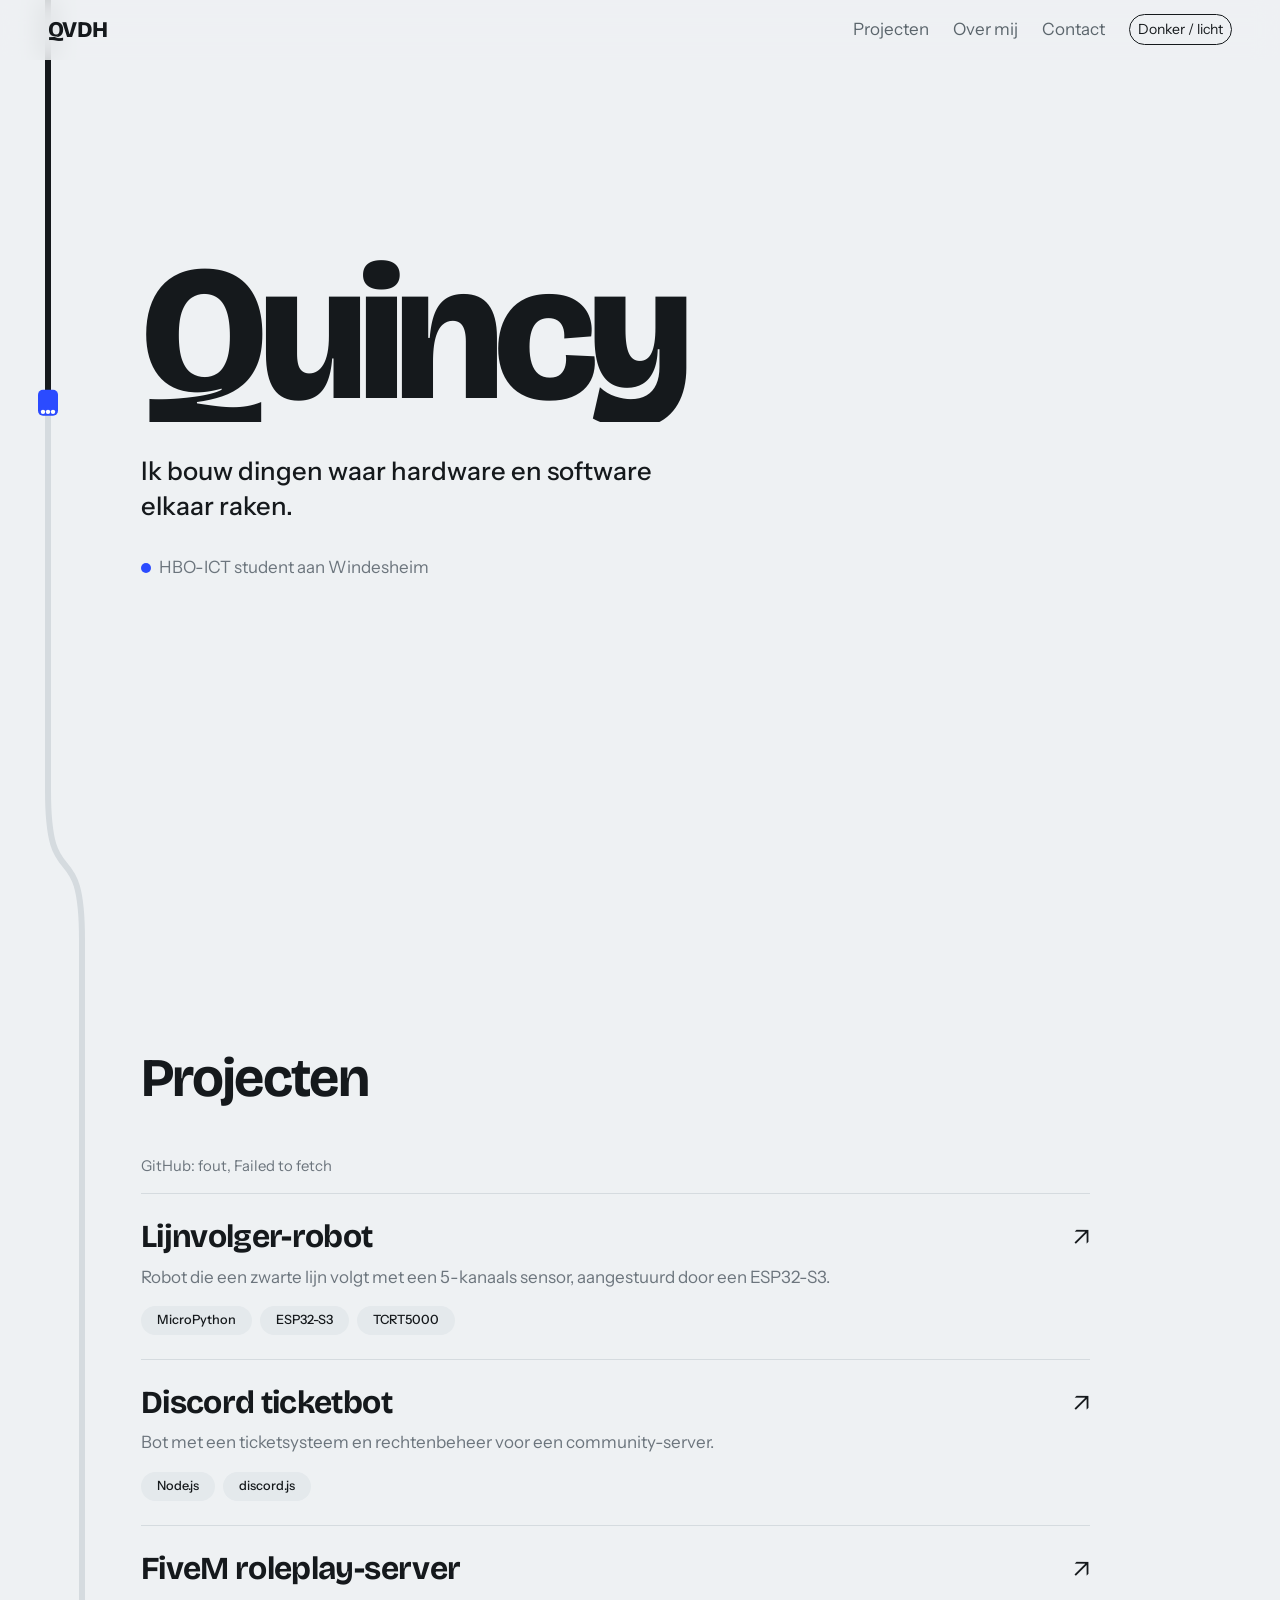
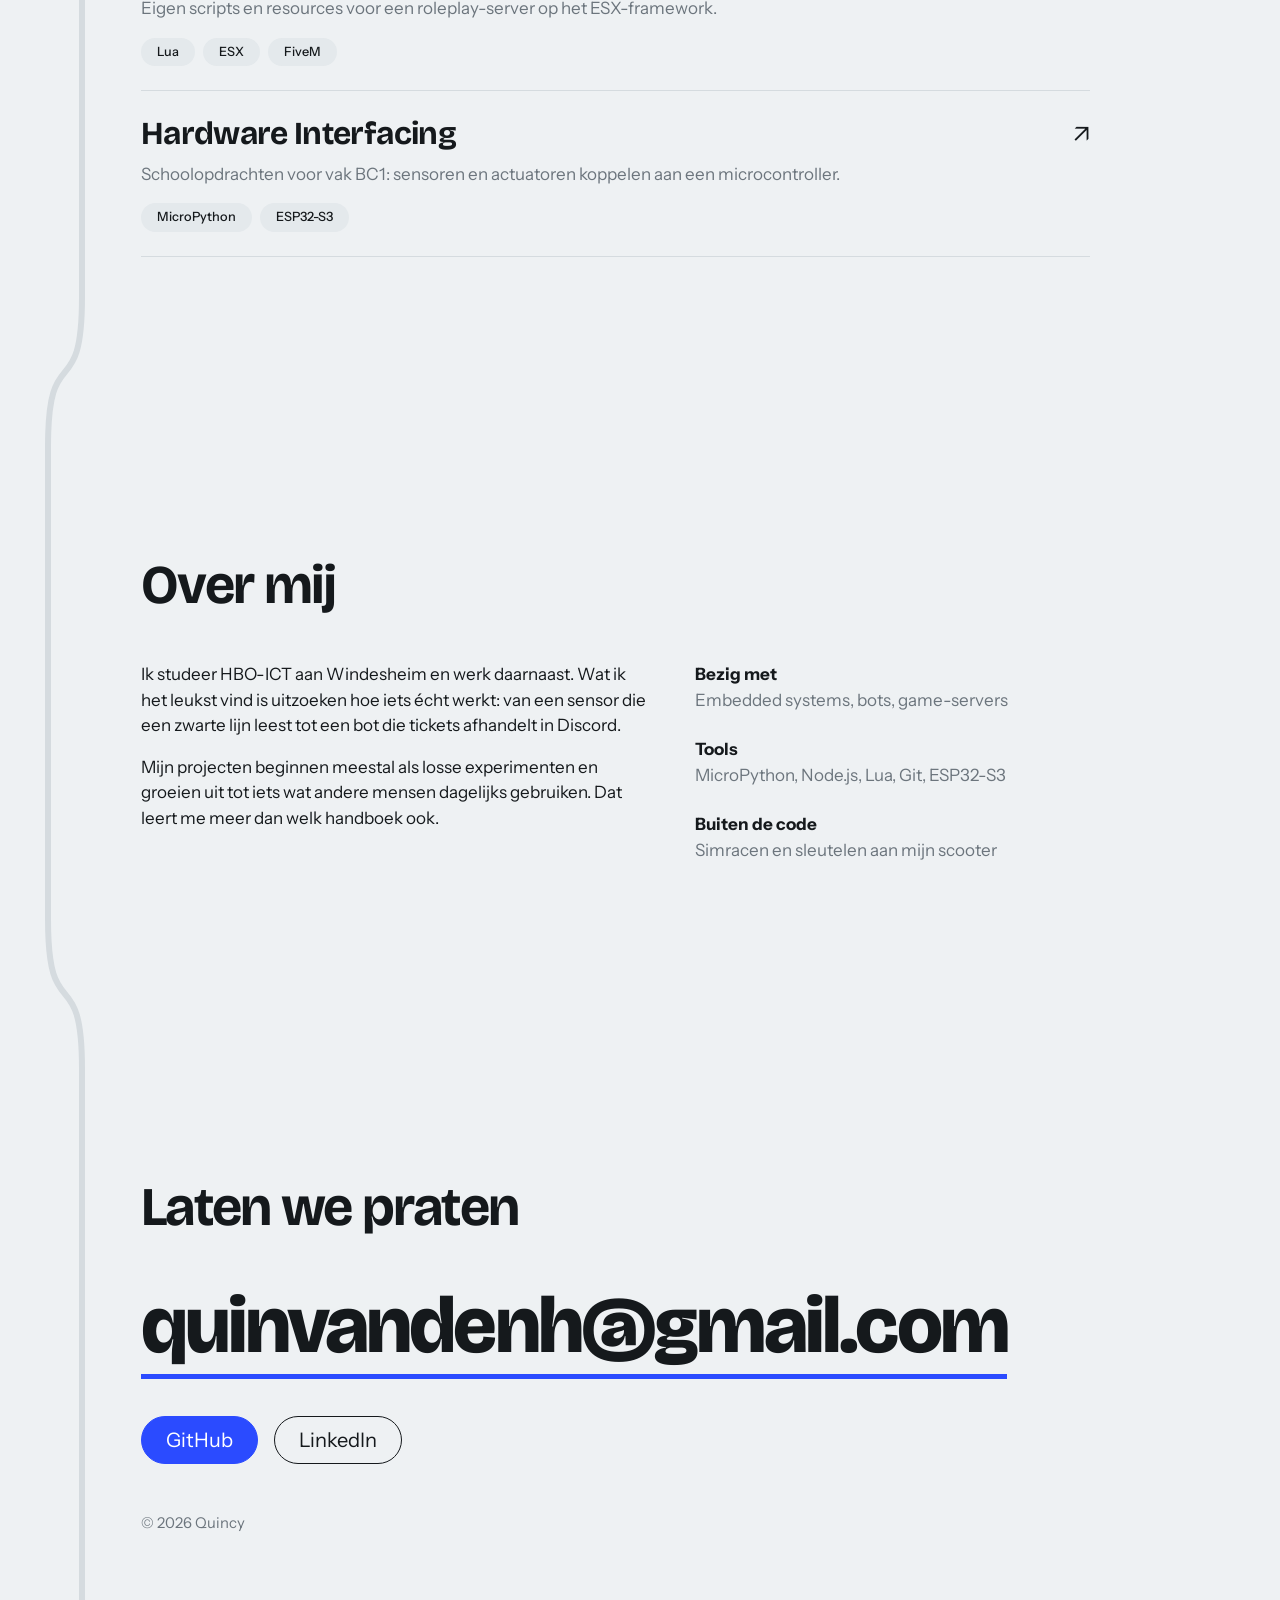
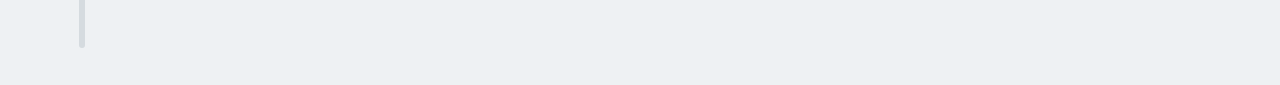
<file: index.html>
<!DOCTYPE html>
<html lang="nl" data-bs-theme="light">

<head>
  <meta charset="utf-8">
  <meta name="viewport" content="width=device-width, initial-scale=1">
  <title>Quincy — Portfolio</title>
  <script>
    // Thema vóór het renderen instellen (geen flits)
    (function () {
      var t; try { t = localStorage.getItem('theme') } catch (e) {
        console.error(e)
      }
      if (!t) t = matchMedia('(prefers-color-scheme: dark)').matches ? 'dark' : 'light';
      document.documentElement.setAttribute('data-bs-theme', t)
    })();
  </script>
  <link rel="preconnect" href="https://fonts.googleapis.com">
  <link rel="preconnect" href="https://fonts.gstatic.com" crossorigin>
  <link
    href="https://fonts.googleapis.com/css2?family=Bricolage+Grotesque:opsz,wght@12..96,400;12..96,700;12..96,800&family=Instrument+Sans:wght@400;500;600&display=swap"
    rel="stylesheet">
  <!-- <link href="https://cdn.jsdelivr.net/npm/bootstrap@5.3.3/dist/css/bootstrap.min.css" rel="stylesheet"> -->
  <link href="https://cdn.jsdelivr.net/npm/bootstrap@5.3.8/dist/css/bootstrap.min.css" rel="stylesheet"
    integrity="sha384-sRIl4kxILFvY47J16cr9ZwB07vP4J8+LH7qKQnuqkuIAvNWLzeN8tE5YBujZqJLB" crossorigin="anonymous">
  <link href="style.css" rel="stylesheet">
</head>

<body>
  <svg id="track" aria-hidden="true">
    <path id="rail" fill="none" stroke="var(--rule)" stroke-width="6" stroke-linecap="round" />
    <path id="ink" fill="none" stroke="var(--tape)" stroke-width="6" stroke-linecap="round" />
    <g id="bot">
      <rect x="-13" y="-10" width="26" height="20" rx="5" fill="var(--accent)" />
      <circle cx="9" cy="-5" r="2.2" fill="var(--on-accent)" />
      <circle cx="9" cy="0" r="2.2" fill="var(--on-accent)" />
      <circle cx="9" cy="5" r="2.2" fill="var(--on-accent)" />
    </g>
  </svg>

  <nav class="navbar navbar-expand-md fixed-top">
    <div class="container-fluid px-3 px-md-5">
      <a class="navbar-brand" href="#top">QVDH</a>
      <button class="navbar-toggler" type="button" data-bs-toggle="collapse" data-bs-target="#nav" aria-controls="nav"
        aria-expanded="false" aria-label="Menu">
        <span class="navbar-toggler-icon"></span>
      </button>
      <div class="collapse navbar-collapse" id="nav">
        <ul class="navbar-nav ms-auto align-items-md-center gap-md-2">
          <li class="nav-item"><a class="nav-link" href="#projecten">Projecten</a></li>
          <li class="nav-item"><a class="nav-link" href="#over">Over mij</a></li>
          <li class="nav-item"><a class="nav-link" href="#contact">Contact</a></li>
          <li class="nav-item"><button id="themeBtn" class="btn btn-sm btn-line rounded-pill ms-md-2 my-2 my-md-0"
              type="button" aria-label="Wissel tussen licht en donker">Donker / licht</button></li>
        </ul>
      </div>
    </div>
  </nav>

  <main>
    <section class="hero min-vh-100 d-flex flex-column justify-content-center" id="top">
      <h1 aria-label="Quincy"><span>Quincy</span></h1>
      <p class="lead mt-4">Ik bouw dingen waar hardware en software elkaar raken.</p>
      <p class="status d-flex align-items-center gap-2 mt-3 text-secondary"><i></i>HBO-ICT student aan Windesheim</p>
    </section>

    <section id="projecten" data-node>
      <h2 class="mb-5">Projecten</h2>
      <ul class="projects list-unstyled col-xl-10 p-0 m-0" id="list"></ul>
    </section>

    <section id="over" data-node>
      <h2 class="mb-5">Over mij</h2>
      <div class="row g-5 col-xl-10">
        <div class="col-lg-7">
          <p>Ik studeer HBO-ICT aan Windesheim en werk daarnaast. Wat ik het leukst vind is uitzoeken hoe iets écht
            werkt: van een sensor die een zwarte lijn leest tot een bot die tickets afhandelt in Discord.</p>
          <p>Mijn projecten beginnen meestal als losse experimenten en groeien uit tot iets wat andere mensen dagelijks
            gebruiken. Dat leert me meer dan welk handboek ook.</p>
        </div>
        <dl class="col-lg-5 vstack gap-4 align-content-start">
          <div>
            <dt>Bezig met</dt>
            <dd class="text-secondary mb-0">Embedded systems, bots, game-servers</dd>
          </div>
          <div>
            <dt>Tools</dt>
            <dd class="text-secondary mb-0">MicroPython, Node.js, Lua, Git, ESP32-S3</dd>
          </div>
          <div>
            <dt>Buiten de code</dt>
            <dd class="text-secondary mb-0">Simracen en sleutelen aan mijn scooter</dd>
          </div>
        </dl>
      </div>
    </section>

    <section id="contact" data-node>
      <h2 class="mb-5">Laten we praten</h2>
      <a class="mail" href="mailto:quinvandenh@gmail.com">quinvandenh@gmail.com</a>
      <div class="d-flex flex-wrap gap-3 mt-5">
        <a class="btn btn-accent btn-lg rounded-pill px-4" href="https://github.com/HillWasTaken">GitHub</a>
        <a class="btn btn-line btn-lg rounded-pill px-4" href="https://linkedin.com/in/quincy-van-den-heuvel-23a809252">LinkedIn</a>
      </div>
      <footer class="pt-5 text-secondary small">© <span id="yr"></span> Quincy</footer>
    </section>
  </main>

  <!-- <script src="https://cdn.jsdelivr.net/npm/bootstrap@5.3.3/dist/js/bootstrap.bundle.min.js"></script> -->
  <script src="https://cdn.jsdelivr.net/npm/bootstrap@5.3.8/dist/js/bootstrap.bundle.min.js"
    integrity="sha384-FKyoEForCGlyvwx9Hj09JcYn3nv7wiPVlz7YYwJrWVcXK/BmnVDxM+D2scQbITxI"
    crossorigin="anonymous"></script>
  <script src="main.js"></script>
</body>

</html>
</file>
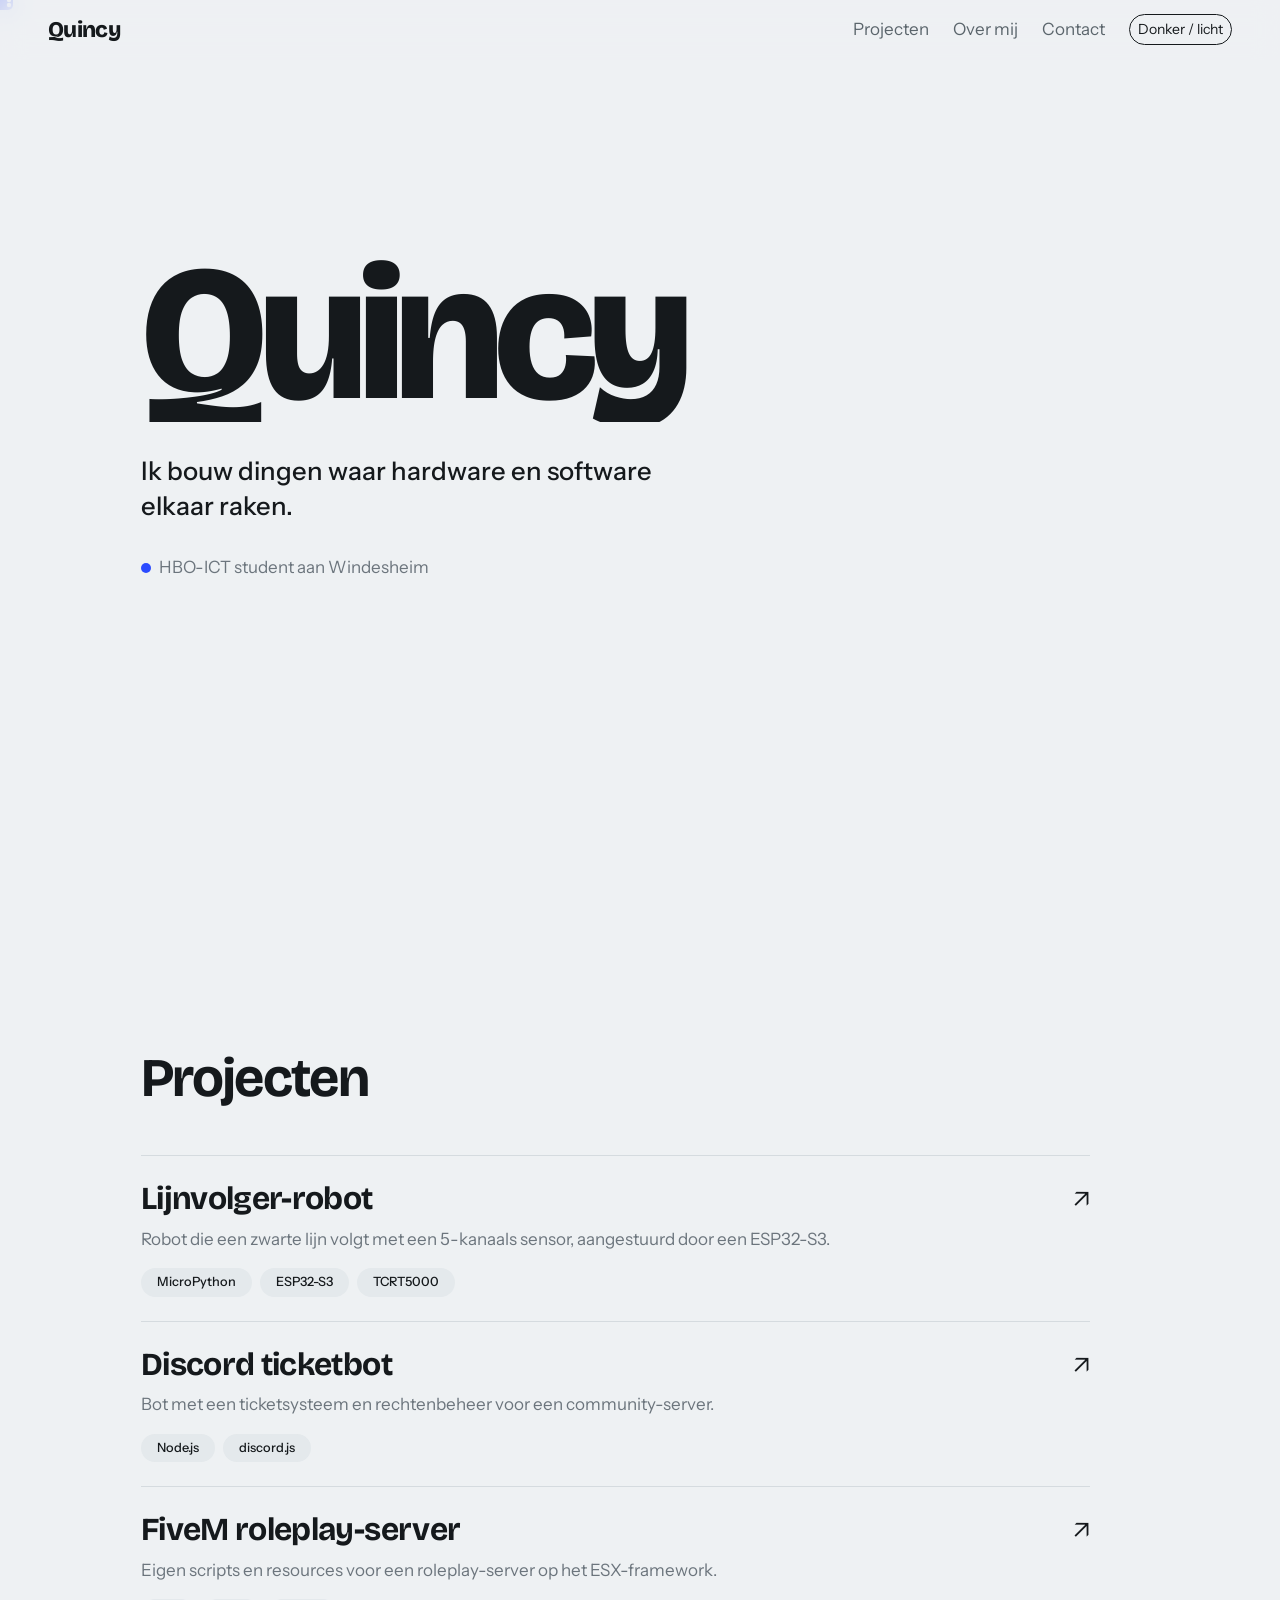
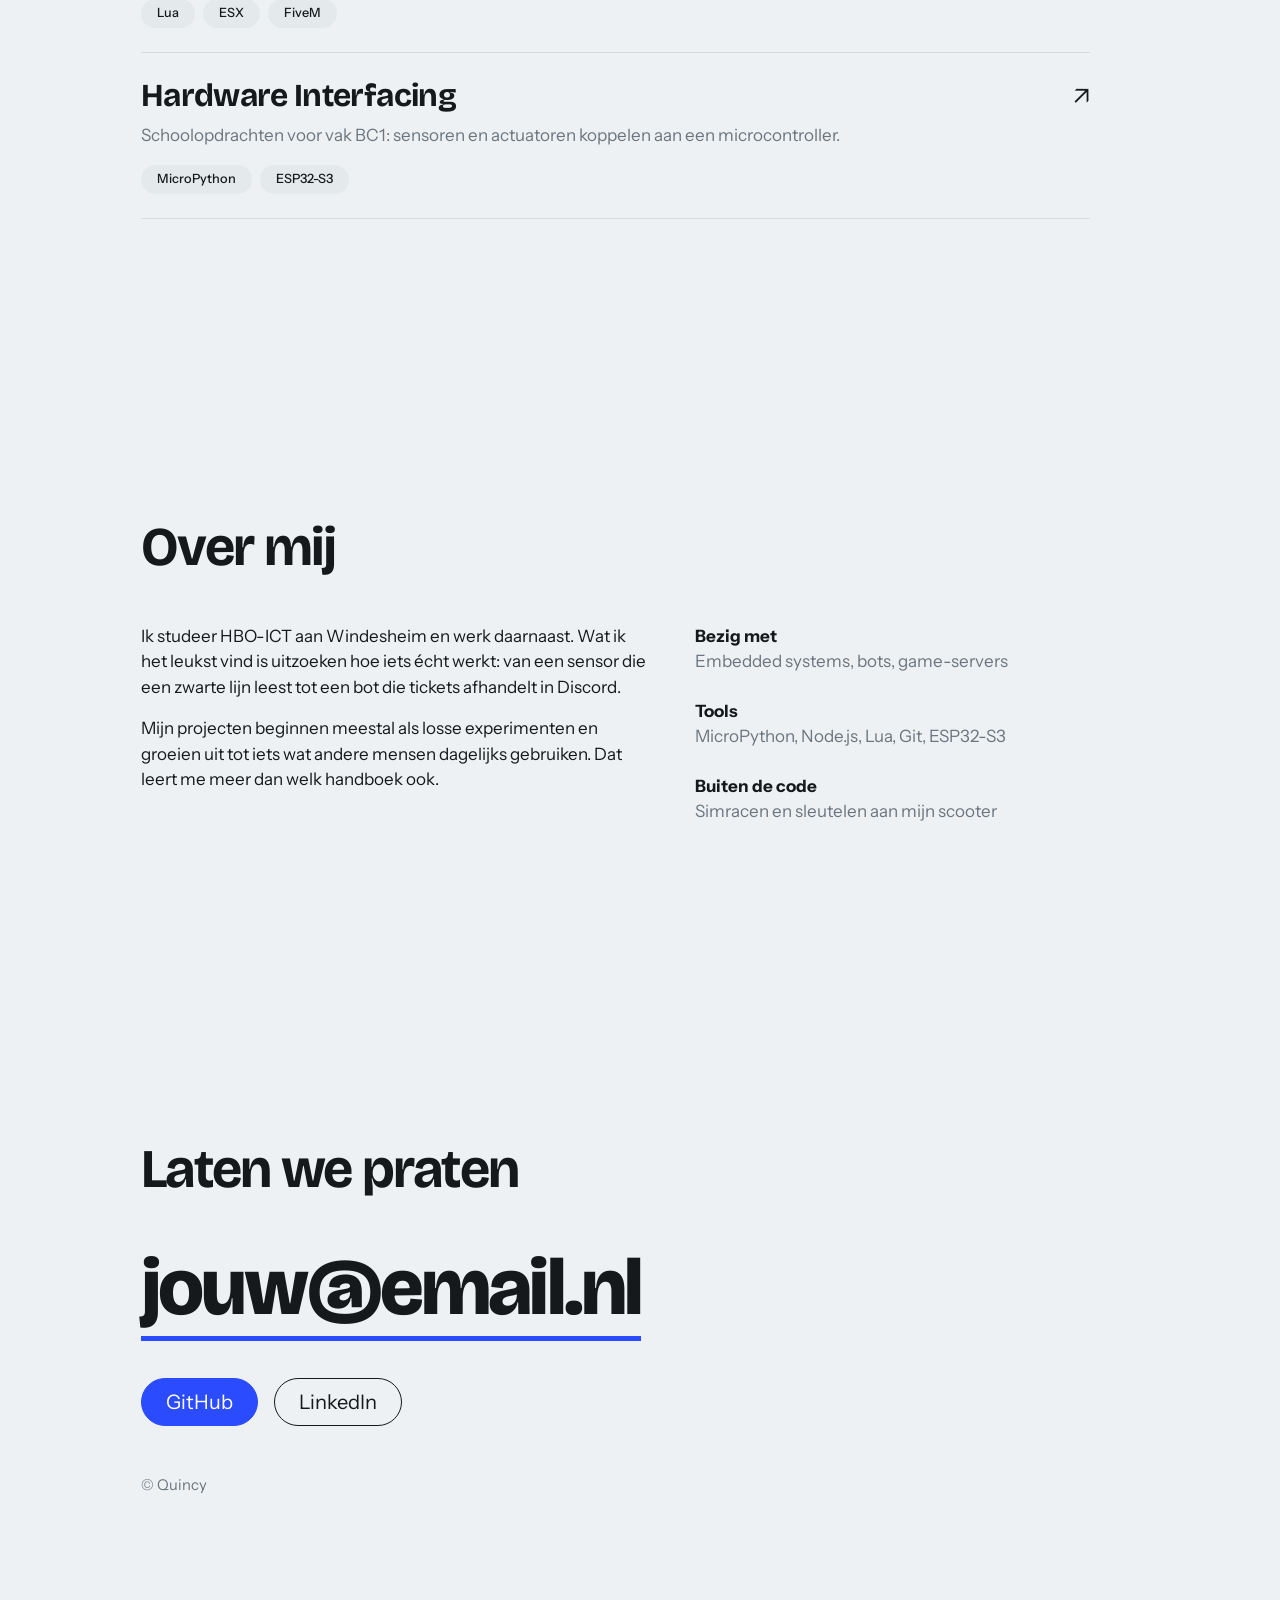
<file: portfolio.html>
<!DOCTYPE html>
<html lang="nl" data-bs-theme="light">

<head>
  <meta charset="utf-8">
  <meta name="viewport" content="width=device-width, initial-scale=1">
  <title>Quincy — Portfolio</title>
  <script>
    // Thema vóór het renderen instellen (geen flits)
    (function () {
      var t; try { t = localStorage.getItem('theme') } catch (e) { }
      if (!t) t = matchMedia('(prefers-color-scheme: dark)').matches ? 'dark' : 'light';
      document.documentElement.setAttribute('data-bs-theme', t)
    })();
  </script>
  <link rel="preconnect" href="https://fonts.googleapis.com">
  <link rel="preconnect" href="https://fonts.gstatic.com" crossorigin>
  <link href="https://fonts.googleapis.com/css2?family=Bricolage+Grotesque:opsz,wght@12..96,400;12..96,700;12..96,800&family=Instrument+Sans:wght@400;500;600&display=swap" rel="stylesheet">
  <!-- <link href="https://cdn.jsdelivr.net/npm/bootstrap@5.3.3/dist/css/bootstrap.min.css" rel="stylesheet"> -->
  <link href="https://cdn.jsdelivr.net/npm/bootstrap@5.3.8/dist/css/bootstrap.min.css" rel="stylesheet" integrity="sha384-sRIl4kxILFvY47J16cr9ZwB07vP4J8+LH7qKQnuqkuIAvNWLzeN8tE5YBujZqJLB" crossorigin="anonymous">
  <script src="https://cdn.jsdelivr.net/npm/bootstrap@5.3.8/dist/js/bootstrap.bundle.min.js" integrity="sha384-FKyoEForCGlyvwx9Hj09JcYn3nv7wiPVlz7YYwJrWVcXK/BmnVDxM+D2scQbITxI" crossorigin="anonymous"></script>
  <link href="style.css" rel="stylesheet">
</head>

<body>
  <svg id="track" aria-hidden="true">
    <path id="rail" fill="none" stroke="var(--rule)" stroke-width="6" stroke-linecap="round" />
    <path id="ink" fill="none" stroke="var(--tape)" stroke-width="6" stroke-linecap="round" />
    <g id="bot">
      <rect x="-13" y="-10" width="26" height="20" rx="5" fill="var(--accent)" />
      <circle cx="9" cy="-5" r="2.2" fill="var(--on-accent)" />
      <circle cx="9" cy="0" r="2.2" fill="var(--on-accent)" />
      <circle cx="9" cy="5" r="2.2" fill="var(--on-accent)" />
    </g>
  </svg>

  <nav class="navbar navbar-expand-md fixed-top">
    <div class="container-fluid px-3 px-md-5">
      <a class="navbar-brand" href="#top">Quincy</a>
      <button class="navbar-toggler" type="button" data-bs-toggle="collapse" data-bs-target="#nav" aria-controls="nav"
        aria-expanded="false" aria-label="Menu">
        <span class="navbar-toggler-icon"></span>
      </button>
      <div class="collapse navbar-collapse" id="nav">
        <ul class="navbar-nav ms-auto align-items-md-center gap-md-2">
          <li class="nav-item"><a class="nav-link" href="#projecten">Projecten</a></li>
          <li class="nav-item"><a class="nav-link" href="#over">Over mij</a></li>
          <li class="nav-item"><a class="nav-link" href="#contact">Contact</a></li>
          <li class="nav-item"><button id="themeBtn" class="btn btn-sm btn-line rounded-pill ms-md-2 my-2 my-md-0"
              type="button" aria-label="Wissel tussen licht en donker">Donker / licht</button></li>
        </ul>
      </div>
    </div>
  </nav>

  <main>
    <section class="hero min-vh-100 d-flex flex-column justify-content-center" id="top">
      <h1 aria-label="Quincy"><span>Quincy</span></h1>
      <p class="lead mt-4">Ik bouw dingen waar hardware en software elkaar raken.</p>
      <p class="status d-flex align-items-center gap-2 mt-3 text-secondary"><i></i>HBO-ICT student aan Windesheim</p>
    </section>

    <section id="projecten" data-node>
      <h2 class="mb-5">Projecten</h2>
      <ul class="projects list-unstyled col-xl-10 p-0 m-0" id="list"></ul>
    </section>

    <section id="over" data-node>
      <h2 class="mb-5">Over mij</h2>
      <div class="row g-5 col-xl-10">
        <div class="col-lg-7">
          <p>Ik studeer HBO-ICT aan Windesheim en werk daarnaast. Wat ik het leukst vind is uitzoeken hoe iets écht
            werkt: van een sensor die een zwarte lijn leest tot een bot die tickets afhandelt in Discord.</p>
          <p>Mijn projecten beginnen meestal als losse experimenten en groeien uit tot iets wat andere mensen dagelijks
            gebruiken. Dat leert me meer dan welk handboek ook.</p>
        </div>
        <dl class="col-lg-5 vstack gap-4 align-content-start">
          <div>
            <dt>Bezig met</dt>
            <dd class="text-secondary mb-0">Embedded systems, bots, game-servers</dd>
          </div>
          <div>
            <dt>Tools</dt>
            <dd class="text-secondary mb-0">MicroPython, Node.js, Lua, Git, ESP32-S3</dd>
          </div>
          <div>
            <dt>Buiten de code</dt>
            <dd class="text-secondary mb-0">Simracen en sleutelen aan mijn scooter</dd>
          </div>
        </dl>
      </div>
    </section>

    <section id="contact" data-node>
      <h2 class="mb-5">Laten we praten</h2>
      <a class="mail" href="mailto:jouw@email.nl">jouw@email.nl</a>
      <div class="d-flex flex-wrap gap-3 mt-5">
        <a class="btn btn-accent btn-lg rounded-pill px-4" href="https://github.com/jouw-gebruikersnaam">GitHub</a>
        <a class="btn btn-line btn-lg rounded-pill px-4" href="https://www.linkedin.com/in/jouw-naam">LinkedIn</a>
      </div>
      <footer class="pt-5 text-secondary small">© <span id="yr"></span> Quincy</footer>
    </section>
  </main>

  <script src="https://cdn.jsdelivr.net/npm/bootstrap@5.3.3/dist/js/bootstrap.bundle.min.js"></script>
  <script>
    // ===== Pas dit aan =====
    const GITHUB = "jouw-gebruikersnaam"; // als dit klopt, worden je repo's automatisch geladen
    const PROJECTS = [
      { name: "Lijnvolger-robot", desc: "Robot die een zwarte lijn volgt met een 5-kanaals sensor, aangestuurd door een ESP32-S3.", tags: ["MicroPython", "ESP32-S3", "TCRT5000"], url: "https://github.com/jouw-gebruikersnaam/lijnvolger" },
      { name: "Discord ticketbot", desc: "Bot met een ticketsysteem en rechtenbeheer voor een community-server.", tags: ["Node.js", "discord.js"], url: "https://github.com/jouw-gebruikersnaam/ticketbot" },
      { name: "FiveM roleplay-server", desc: "Eigen scripts en resources voor een roleplay-server op het ESX-framework.", tags: ["Lua", "ESX", "FiveM"], url: "https://github.com/jouw-gebruikersnaam/fivem-server" },
      { name: "Hardware Interfacing", desc: "Schoolopdrachten voor vak BC1: sensoren en actuatoren koppelen aan een microcontroller.", tags: ["MicroPython", "ESP32-S3"], url: "https://github.com/jouw-gebruikersnaam/bc1" }
    ];
    // =======================
    const esc = s => String(s).replace(/[&<>"]/g, c => ({ "&": "&amp;", "<": "&lt;", ">": "&gt;", '"': "&quot;" }[c]));
    function render(items) {
      document.getElementById('list').innerHTML = items.map(p => `<li class="border-top"><a class="d-flex justify-content-between align-items-start gap-3 py-4" href="${esc(p.url)}" target="_blank" rel="noopener"><div><h3 class="mb-2">${esc(p.name)}</h3><p class="text-secondary mb-3">${esc(p.desc)}</p><div class="d-flex flex-wrap gap-2">${p.tags.map(t => `<span class="badge rounded-pill px-3 py-2">${esc(t)}</span>`).join('')}</div></div><span class="arrow" aria-hidden="true">↗</span></a></li>`).join('') + '<li class="border-top"></li>';
      build();
    }
    render(PROJECTS);
    (async () => {
      try {
        if (GITHUB === "jouw-gebruikersnaam") return;
        const r = await fetch(`https://api.github.com/users/${GITHUB}/repos?sort=updated&per_page=12`);
        if (!r.ok) return;
        const d = (await r.json()).filter(x => !x.fork).map(x => ({ name: x.name, desc: x.description || "Zie de repository voor details.", tags: [x.language].filter(Boolean), url: x.html_url }));
        if (d.length) render(d);
      } catch (e) { }
    })();
    document.getElementById('yr').textContent = new Date().getFullYear();
    document.getElementById('themeBtn').addEventListener('click', () => {
      const t = document.documentElement.getAttribute('data-bs-theme') === 'dark' ? 'light' : 'dark';
      document.documentElement.setAttribute('data-bs-theme', t);
      try { localStorage.setItem('theme', t) } catch (e) { }
    });

    const rail = document.getElementById('rail'), ink = document.getElementById('ink'), bot = document.getElementById('bot'), svg = document.getElementById('track');
    let len = 0;
    function build() {
      const H = document.body.scrollHeight, small = innerWidth < 760;
      const a = small ? 20 : Math.min(48, innerWidth * .05), b = a + (small ? 14 : 34);
      svg.setAttribute('height', H); svg.setAttribute('width', innerWidth);
      let d = `M${a} 0`, x = a, i = 0;
      document.querySelectorAll('[data-node]').forEach(s => {
        const y = s.offsetTop + 40, nx = i % 2 === 0 ? b : a;
        d += ` V${y - 150} C${x} ${y - 40},${nx} ${y - 110},${nx} ${y}`; x = nx; i++;
      });
      d += ` V${H - 40}`;
      rail.setAttribute('d', d); ink.setAttribute('d', d);
      len = ink.getTotalLength();
      ink.style.strokeDasharray = len;
      move();
    }
    function move() {
      if (!len) return;
      const p = Math.min(1, Math.max(0, (scrollY + innerHeight * .45) / document.body.scrollHeight));
      const l = p * len, pt = ink.getPointAtLength(l), p2 = ink.getPointAtLength(Math.min(len, l + 2));
      ink.style.strokeDashoffset = len - l;
      bot.setAttribute('transform', `translate(${pt.x} ${pt.y}) rotate(${Math.atan2(p2.y - pt.y, p2.x - pt.x) * 180 / Math.PI})`);
    }
    addEventListener('scroll', () => requestAnimationFrame(move), { passive: true });
    addEventListener('resize', build);
    addEventListener('load', build);
  </script>
</body>

</html>
</file>
<file: style.css>
:root,
[data-bs-theme=light] {
    --bg: #EEF1F3;
    --ink: #15191C;
    --mute: #5B656C;
    --rule: #D5DBDF;
    --tape: #15191C;
    --accent: #2B4BFF;
    --chip: #E4E9EC;
    --on-accent: #fff
}

[data-bs-theme=dark] {
    --bg: #0F1316;
    --ink: #E9EDEF;
    --mute: #8E99A1;
    --rule: #252C31;
    --tape: #E9EDEF;
    --accent: #6F86FF;
    --chip: #171D21;
    --on-accent: #0F1316
}

:root {
    --display: 'Bricolage Grotesque', 'Arial Black', sans-serif;
    --bs-body-font-family: 'Instrument Sans', system-ui, sans-serif
}

body {
    --bs-body-bg: var(--bg);
    --bs-body-color: var(--ink);
    --bs-secondary-color: var(--mute);
    --bs-border-color: var(--rule);
    position: relative;
    overflow-x: hidden;
    font-size: 1.0625rem
}

a:focus-visible,
button:focus-visible {
    outline: 3px solid var(--accent) !important;
    outline-offset: 3px
}

#track {
    position: absolute;
    top: 0;
    left: 0;
    pointer-events: none;
    z-index: 0
}

.navbar {
    backdrop-filter: blur(12px);
    background: color-mix(in srgb, var(--bg) 80%, transparent);
    --bs-navbar-color: var(--mute);
    --bs-navbar-hover-color: var(--ink);
    --bs-navbar-active-color: var(--ink);
    --bs-navbar-brand-color: var(--ink);
    --bs-navbar-brand-hover-color: var(--accent);
    --bs-navbar-toggler-border-color: var(--rule)
}

.navbar-brand {
    font-family: var(--display);
    font-weight: 800;
    letter-spacing: -.03em;
    font-size: 1.4rem
}

main {
    position: relative;
    z-index: 1;
    padding-left: clamp(72px, 11vw, 170px)
}

section {
    padding-block: clamp(72px, 12vw, 150px)
}

.hero {
    padding-top: 96px
}

h1,
h2,
h3 {
    font-family: var(--display)
}

h1 {
    font-weight: 800;
    font-size: clamp(3.6rem, 15vw, 12rem);
    line-height: .9;
    letter-spacing: -.045em;
    overflow: hidden
}

h1 span {
    display: inline-block;
    animation: rise 1s cubic-bezier(.2, .8, .2, 1) both
}

@keyframes rise {
    from {
        transform: translateY(105%)
    }

    to {
        transform: none
    }
}

.lead {
    max-width: 34ch;
    font-size: clamp(1.2rem, 2.4vw, 1.6rem);
    line-height: 1.35;
    font-weight: 500;
    animation: fade 1s .7s both
}

.status {
    animation: fade 1s .9s both
}

.status i {
    width: 10px;
    height: 10px;
    border-radius: 50%;
    background: var(--accent);
    animation: ping 2.2s infinite
}

@keyframes fade {
    from {
        opacity: 0
    }
}

@keyframes ping {
    0% {
        box-shadow: 0 0 0 0 var(--accent)
    }

    70%,
    100% {
        box-shadow: 0 0 0 12px transparent
    }
}

h2 {
    font-weight: 700;
    font-size: clamp(2rem, 5vw, 3.4rem);
    letter-spacing: -.03em;
    line-height: 1.05
}

.projects a {
    position: relative;
    text-decoration: none;
    color: inherit;
    transition: padding .35s cubic-bezier(.2, .8, .2, 1)
}

.projects a::before {
    content: "";
    position: absolute;
    left: -28px;
    top: 28px;
    bottom: 28px;
    width: 5px;
    border-radius: 3px;
    background: var(--accent);
    transform: scaleY(0);
    transform-origin: top;
    transition: transform .35s cubic-bezier(.2, .8, .2, 1)
}

.projects a:hover,
.projects a:focus-visible {
    padding-left: 18px !important
}

.projects a:hover::before,
.projects a:focus-visible::before {
    transform: scaleY(1)
}

.projects h3 {
    font-weight: 700;
    letter-spacing: -.02em;
    font-size: clamp(1.4rem, 3vw, 2rem)
}

.projects .arrow {
    font-size: 1.6rem;
    transition: transform .3s
}

.projects a:hover .arrow {
    transform: translate(4px, -4px)
}

.projects .badge {
    background: var(--chip);
    color: var(--ink);
    font-weight: 500
}

.btn-accent {
    --bs-btn-bg: var(--accent);
    --bs-btn-border-color: var(--accent);
    --bs-btn-color: var(--on-accent);
    --bs-btn-hover-bg: var(--ink);
    --bs-btn-hover-border-color: var(--ink);
    --bs-btn-hover-color: var(--bg);
    --bs-btn-active-bg: var(--ink);
    --bs-btn-active-color: var(--bg);
    --bs-btn-active-border-color: var(--ink)
}

.btn-line {
    --bs-btn-color: var(--ink);
    --bs-btn-border-color: var(--ink);
    --bs-btn-hover-bg: var(--ink);
    --bs-btn-hover-color: var(--bg);
    --bs-btn-hover-border-color: var(--ink);
    --bs-btn-active-bg: var(--ink);
    --bs-btn-active-color: var(--bg)
}

a.mail {
    font-family: var(--display);
    font-weight: 800;
    font-size: clamp(1.8rem, 7vw, 5rem);
    letter-spacing: -.035em;
    line-height: 1.05;
    text-decoration: none;
    color: var(--ink);
    border-bottom: 5px solid var(--accent);
    word-break: break-word
}

a.mail:hover {
    color: var(--accent)
}

@media (max-width:760px) {
    .projects a::before {
        left: -20px
    }
}

@media (prefers-reduced-motion:reduce) {
    * {
        animation: none !important;
        transition: none !important
    }

    html {
        scroll-behavior: auto !important
    }
}
</file>
